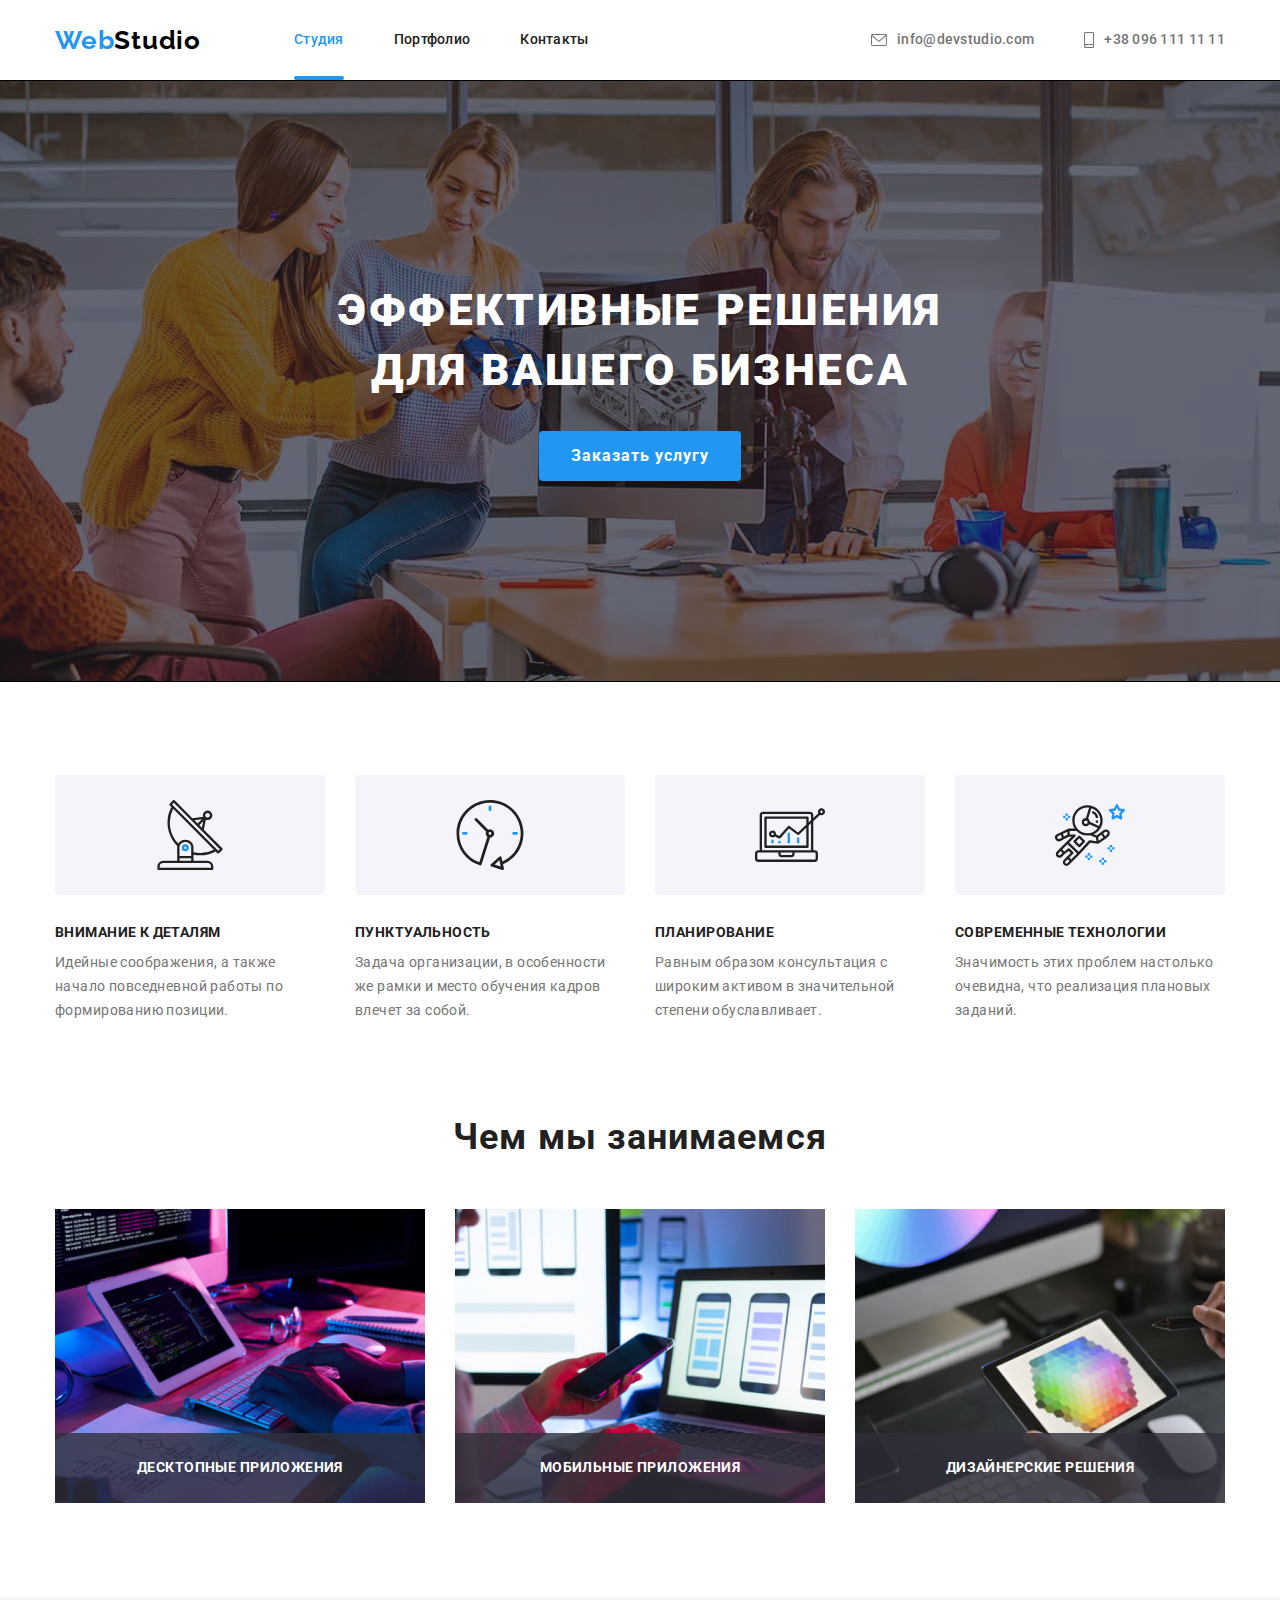
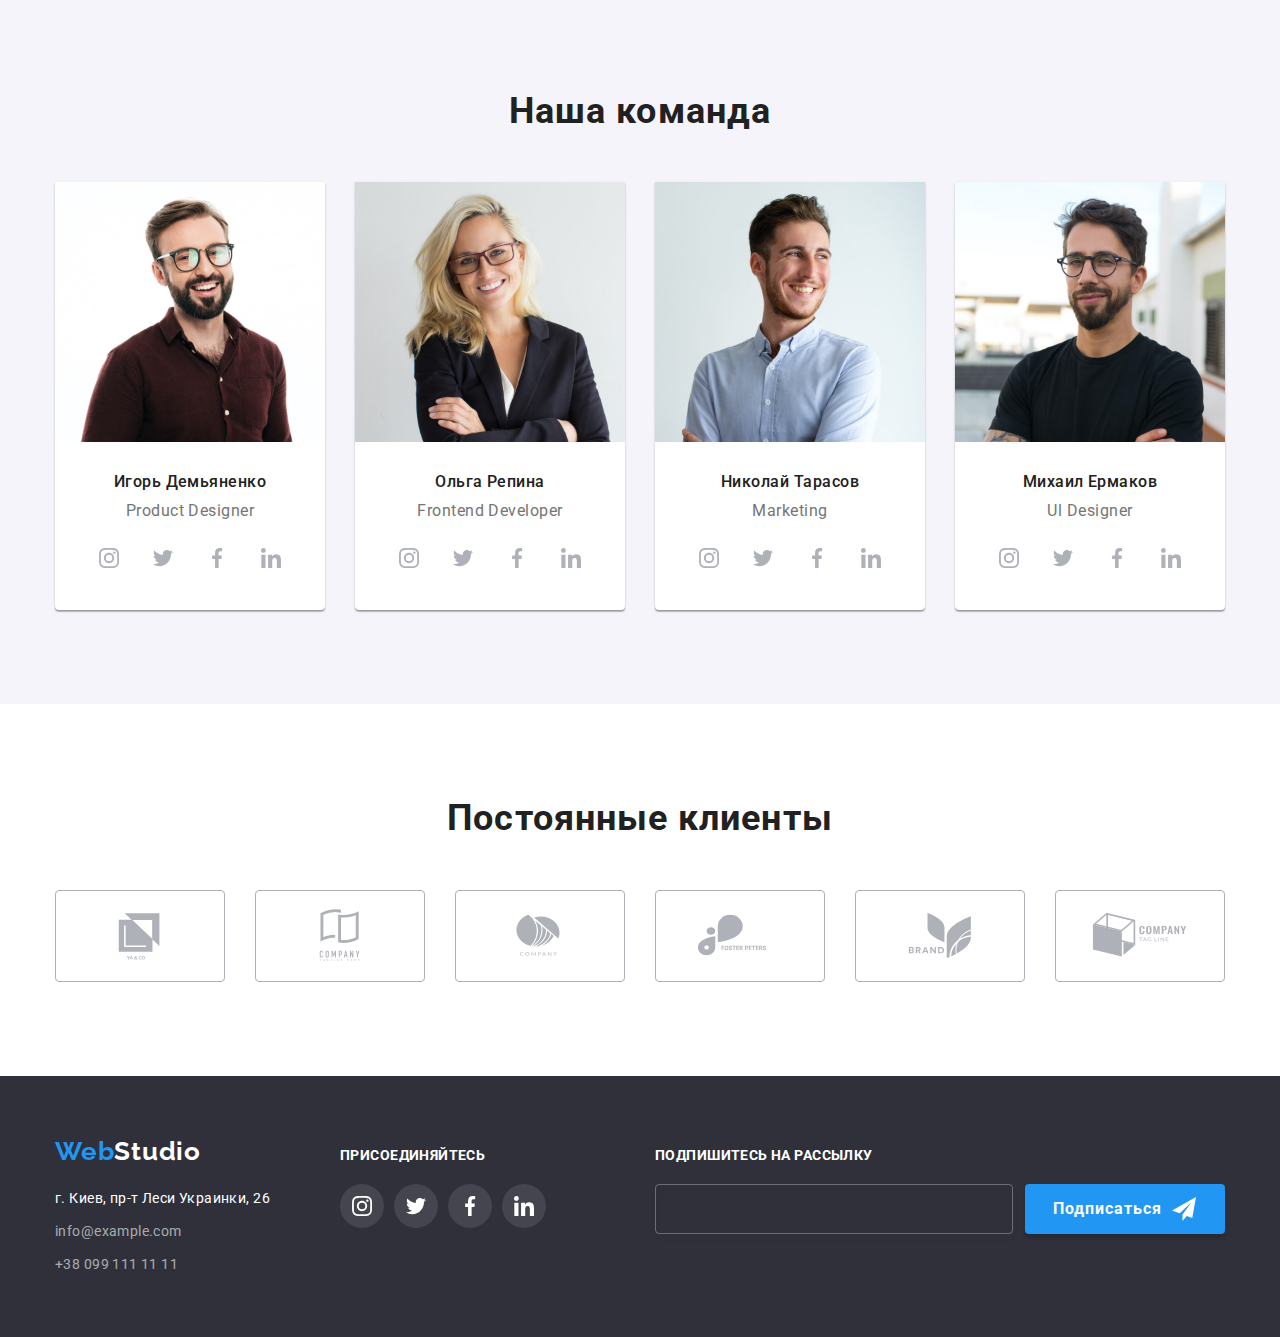
<file: index.html>
<!DOCTYPE html>
<html lang="ru">
<head>
    <meta charset="UTF-8">
    <meta http-equiv="X-UA-Compatible" content="IE=edge">
    <meta name="viewport" content="width=device-width, initial-scale=1.0">
    <title>WebStudio</title>
    <link rel="preconnect" href="https://fonts.googleapis.com">
    <link rel="preconnect" href="https://fonts.gstatic.com" crossorigin>
    <link href="https://fonts.googleapis.com/css2?family=Raleway:wght@700&family=Roboto:wght@400;500;700;900&display=swap"
        rel="stylesheet">

    <link rel="stylesheet" href="https://cdnjs.cloudflare.com/ajax/libs/modern-normalize/1.1.0/modern-normalize.min.css">

    <link rel="stylesheet" href="./css/styles.css" />
</head>
<body>
    <!-- Хедер -->
    <header class="page-header">
        <div class="conteiner navigation">
            <a class="logo-accent link" href="./index.html" lang="en">Web<span class="logo">Studio</span></a>
            <nav>
                <ul class="menu list">
                    <li class="menu-item">
                        <a class="menu-link link current" href="">Студия</a>
                    </li>
                    <li class="menu-item">
                        <a class="menu-link link ancurrent" href="./portfolio.html">Портфолио</a>
                    </li>
                    <li class="menu-item">
                        <a class="menu-link link ancurrent" href="">Контакты</a>
                    </li>
                </ul>
            </nav>
            <ul class="contacts-list list">

                <li class="contact-item">
                    <a class="contact-link link" href="mailto:info@devstudio.com">
                        <svg class="contact-icon" width="16" height="12">
                            <use href="./images/sprite.svg#icon-envelope"></use>
                        </svg>
                        info@devstudio.com</a>
                </li>

                <li class="contact-item">
                    <a class="contact-link link" href="tel:+380961111111">
                        <svg class="contact-icon" width="10" height="16">
                            <use href="./images/sprite.svg#icon-smartphone"></use>
                        </svg>
                        +38 096 111 11 11</a>
                </li>
                
            </ul>
        </div>
    </header>

    <main>
    <!-- Герой -->
    <section class="hero-section section overlay">
         <div class="conteiner">
                <h1 class="hero-title">Эффективные решения для вашего бизнеса</h1>
                <button class="modal-btn btn" type="button" data-modal-open>Заказать услугу</button>
                <div class="backgrop is-hidden" data-modal>
                    <form class="modal-form">
                        <button class="modal-btn-close" data-modal-close>
                            <svg class="modal-btn-close-icon" width="18" height="18">
                                <use href="./images/sprite.svg#icon-modal-btn-close"></use>
                            </svg>
                        </button>
                        <strong class="form-title">Оставьте свои данные, мы вам перезвоним</strong>
    
                            <label class="form-field">
                                <span>Имя</span>
                                <input class="form-input" type="text" name="user-name">
                                <svg class="form-icon" width="18" height="18">
                                    <use href="./images/sprite.svg#icon-user-name"></use>
                                </svg>
                            </label>
                            
                            <label class="form-field">
                                <span>Телефон</span> 
                                <input class="form-input" type="tel" name="tel">
                                <svg class="form-icon" width="18" height="18">
                                    <use href="./images/sprite.svg#icon-tel"></use>
                                </svg>
                            </label>

                            <label class="form-field">
                                <span>Почта</span> 
                                <input class="form-input" type="email" name="mail">
                                <svg class="form-icon" width="18" height="18">
                                    <use href="./images/sprite.svg#icon-email"></use>
                                </svg>
                            </label>
                           
                            <label class="form-field last-field">
                                <span>Комментарий</span>
                                <textarea class="form-input" name="comment" cols="30" rows="10" placeholder="Введите текст"></textarea>
                            </label>
                            
                            <label class="form-field-policy">
                                <input class="checkbox visually-hidden" type="checkbox" name="policy">
                                <span class="custom-checkbox">
                                    <svg class="custom-checkbox-icon" width="11" height="8">
                                        <use href="./images/sprite.svg#icon-checkbox"></use>
                                    </svg>
                                </span>
                                <span>Соглашаюсь с рассылкой и принимаю
                                    <a class="form-link" href=""> Условия договора</a>
                                </span> 
                            </label>

                        <button class="form-btn btn" type="submit">Отправить</button>
                    </form>
                </div>
         </div>
    </section>
    <!-- Особенности -->
    <section class="section"> 
       <div class="conteiner">
            <h2 class="visually-hidden">Особенности</h2>
            <ul class="features-list list">

                <li class="features-item">
                    <div class="features-thumb">
                        <svg width="70" height="70">
                            <use href="./images/sprite.svg#icon-antenna"></use>
                        </svg>
                    </div>
                    <h3 class="features-title">Внимание к деталям</h3>
                    <p class="features-text">Идейные соображения, а также начало повседневной работы по формированию позиции.</p>
                </li>

                <li class="features-item">
                    <div class="features-thumb">
                        <svg width="70" height="70">
                            <use href="./images/sprite.svg#icon-clock"></use>
                        </svg>
                    </div>
                    <h3 class="features-title">Пунктуальность</h3>
                    <p class="features-text">Задача организации, в особенности же рамки и место обучения кадров влечет за собой.</p>
                </li>

                <li class="features-item">
                    <div class="features-thumb">
                        <svg width="70" height="70">
                            <use href="./images/sprite.svg#icon-diagram"></use>
                        </svg>
                    </div>
                    <h3 class="features-title">Планирование</h3>
                    <p class="features-text">Равным образом консультация с широким активом в значительной степени обуславливает.</p>
                </li>

                <li class="features-item">
                    <div class="features-thumb">
                        <svg width="70" height="70">
                            <use href="./images/sprite.svg#icon-astronaut"></use>
                        </svg>
                    </div>
                    <h3 class="features-title">Современные технологии</h3>
                    <p class="features-text">Значимость этих проблем настолько очевидна, что реализация плановых заданий.</p>
                </li>
                
            </ul>
       </div>
    </section>
    <!-- О нас -->
    <section class="about-section section">
        <div class="conteiner">
            <h2 class="section-title">Чем мы занимаемся</h2>
            <ul class="about-list list">
                <li class="about-item">
                    <img class="img" src="./images/about/img-1.jpg" alt="разметка текстовой информации" width="370" height="294" />
                    <p class="about-description">Десктопные приложения</p>
                </li>
                <li class="about-item">
                    <img class="img" src="./images/about/img-2.jpg" alt="оформление и позиционирование" width="370" height="294" />
                    <p class="about-description">Мобильные приложения</p>
                </li>
                <li class="about-item">
                    <img class="img" src="./images/about/img-3.jpg" alt="добавление функционала веб-сайту" width="370" height="294" />
                    <p class="about-description">Дизайнерские решения</p>
                </li>
            </ul>
        </div>
    </section>
    <!-- Наша команда -->
    <section class="employees-section section">
        <div class="conteiner">
            <h2 class="section-title">Наша команда</h2>
            <ul class="employee-list list">

                <li class="employee-item">
                    <img class="img" src="./images/employees/product-designer.jpg" alt="Игорь Демьяненко" width="270" height="260" />
                    <div class="employee-description">
                        <h3 class="employee-name">Игорь Демьяненко</h3>
                        <p class="employee-position" lang="en">Product Designer</p>
                    <ul class="socials-list list">

                        <li class="socials-item">
                            <a class="socials-link link" href="" target="_blank" rel="noopener noreferre"
                            aria-label="кнопка Instagram">
                            <svg class="socials-icon" width="20" height="20">
                                    <use href="./images/sprite.svg#icon-instagram"></use>
                            </svg>
                        </a>
                        </li>

                        <li class="socials-item">
                            <a class="socials-link link" href="" target="_blank" rel="noopener noreferre" 
                            aria-label="кнопка Twitter">
                                <svg class="socials-icon" width="20" height="20">
                                    <use href="./images/sprite.svg#icon-twitter"></use>
                                </svg>
                            </a>
                        </li>

                        <li class="socials-item">
                            <a class="socials-link link" href="" target="_blank" rel="noopener noreferre" 
                            aria-label="кнопка Facebook">
                                <svg class="socials-icon" width="20" height="20">
                                    <use href="./images/sprite.svg#icon-facebook"></use>
                                </svg>
                            </a>
                        </li>

                        <li class="socials-item">
                            <a class="socials-link link" href="" target="_blank" rel="noopener noreferre" 
                            aria-label="кнопка Linkedin">
                                <svg class="socials-icon" width="20" height="20">
                                    <use href="./images/sprite.svg#icon-linkedin"></use>
                                </svg>
                            </a>
                        </li>
                    </ul>
                    </div>
                </li>

                <li class="employee-item">
                    <img class="img"  src="./images/employees/frontend-developer.jpg" alt="Ольга Репина" width="270" height="260" />
                    <div class="employee-description">
                        <h3 class="employee-name">Ольга Репина</h3>
                        <p class="employee-position" lang="en">Frontend Developer</p>
                         <ul class="socials-list list">

                        <li class="socials-item">
                            <a class="socials-link link" href="" target="_blank" rel="noopener noreferre"
                            aria-label="кнопка Instagram">
                            <svg class="socials-icon" width="20" height="20">
                                    <use href="./images/sprite.svg#icon-instagram"></use>
                            </svg>
                        </a>
                        </li>

                        <li class="socials-item">
                            <a class="socials-link link" href="" target="_blank" rel="noopener noreferre" 
                            aria-label="кнопка Twitter">
                                <svg class="socials-icon" width="20" height="20">
                                    <use href="./images/sprite.svg#icon-twitter"></use>
                                </svg>
                            </a>
                        </li>

                        <li class="socials-item">
                            <a class="socials-link link" href="" target="_blank" rel="noopener noreferre" 
                            aria-label="кнопка Facebook">
                                <svg class="socials-icon" width="20" height="20">
                                    <use href="./images/sprite.svg#icon-facebook"></use>
                                </svg>
                            </a>
                        </li>

                        <li class="socials-item">
                            <a class="socials-link link" href="" target="_blank" rel="noopener noreferre" 
                            aria-label="кнопка Linkedin">
                                <svg class="socials-icon" width="20" height="20">
                                    <use href="./images/sprite.svg#icon-linkedin"></use>
                                </svg>
                            </a>
                        </li>
                    </ul>
                    </div>
                </li>

                <li class="employee-item">
                    <img class="img"  src="./images/employees/marketing.jpg" alt="Николай Тарасов" width="270" height="260" />
                    <div class="employee-description">
                        <h3 class="employee-name">Николай Тарасов</h3>
                        <p class="employee-position" lang="en">Marketing</p>
                        <ul class="socials-list list">
                        
                            <li class="socials-item">
                                <a class="socials-link link" href="" target="_blank" rel="noopener noreferre" aria-label="кнопка Instagram">
                                    <svg class="socials-icon" width="20" height="20">
                                        <use href="./images/sprite.svg#icon-instagram"></use>
                                    </svg>
                                </a>
                            </li>
                        
                            <li class="socials-item">
                                <a class="socials-link link" href="" target="_blank" rel="noopener noreferre" aria-label="кнопка Twitter">
                                    <svg class="socials-icon" width="20" height="20">
                                        <use href="./images/sprite.svg#icon-twitter"></use>
                                    </svg>
                                </a>
                            </li>
                        
                            <li class="socials-item">
                                <a class="socials-link link" href="" target="_blank" rel="noopener noreferre" aria-label="кнопка Facebook">
                                    <svg class="socials-icon" width="20" height="20">
                                        <use href="./images/sprite.svg#icon-facebook"></use>
                                    </svg>
                                </a>
                            </li>
                        
                            <li class="socials-item">
                                <a class="socials-link link" href="" target="_blank" rel="noopener noreferre" aria-label="кнопка Linkedin">
                                    <svg class="socials-icon" width="20" height="20">
                                        <use href="./images/sprite.svg#icon-linkedin"></use>
                                    </svg>
                                </a>
                            </li>
                        </ul>
                    </div>
                </li>

                <li class="employee-item">
                    <img class="img"  src="./images/employees/ul-designer.jpg" alt="Михаил Ермаков" width="270" height="260" />
                    <div class="employee-description">
                        <h3 class="employee-name">Михаил Ермаков</h3>
                        <p class="employee-position" lang="en">Ul Designer</p>
                        <ul class="socials-list list">
                        
                            <li class="socials-item">
                                <a class="socials-link link" href="" target="_blank" rel="noopener noreferre" aria-label="кнопка Instagram">
                                    <svg class="socials-icon" width="20" height="20">
                                        <use href="./images/sprite.svg#icon-instagram"></use>
                                    </svg>
                                </a>
                            </li>
                        
                            <li class="socials-item">
                                <a class="socials-link link" href="" target="_blank" rel="noopener noreferre" aria-label="кнопка Twitter">
                                    <svg class="socials-icon" width="20" height="20">
                                        <use href="./images/sprite.svg#icon-twitter"></use>
                                    </svg>
                                </a>
                            </li>
                        
                            <li class="socials-item">
                                <a class="socials-link link" href="" target="_blank" rel="noopener noreferre" aria-label="кнопка Facebook">
                                    <svg class="socials-icon" width="20" height="20">
                                        <use href="./images/sprite.svg#icon-facebook"></use>
                                    </svg>
                                </a>
                            </li>
                        
                            <li class="socials-item">
                                <a class="socials-link link" href="" target="_blank" rel="noopener noreferre" aria-label="кнопка Linkedin">
                                    <svg class="socials-icon" width="20" height="20">
                                        <use href="./images/sprite.svg#icon-linkedin"></use>
                                    </svg>
                                </a>
                            </li>
                        </ul>
                    </div>
                </li>

            </ul>
        </div>
    </section>
    <!-- Постоянные клиенты -->
    <section class="section">
        <div class="conteiner">
            <h2 class="section-title">Постоянные клиенты</h2>
            <ul class="client-list list">

                <li class="client-item">
                    <a class="client-link" href="">
                        <svg class="client-icon" width="106" height="60">
                            <use href="./images/sprite.svg#icon-logo-1"></use>
                        </svg>
                    </a>
                </li>

                <li class="client-item">
                    <a class="client-link" href="">
                        <svg class="client-icon" width="106" height="60">
                            <use href="./images/sprite.svg#icon-logo-2"></use>
                        </svg>
                    </a>
                </li>

                <li class="client-item">
                    <a class="client-link" href="">
                        <svg class="client-icon" width="106" height="60">
                            <use href="./images/sprite.svg#icon-logo-3"></use>
                        </svg>
                    </a>
                </li>

                <li class="client-item">
                    <a class="client-link" href="">
                        <svg class="client-icon" width="106" height="60">
                            <use href="./images/sprite.svg#icon-logo-4"></use>
                        </svg>
                    </a>
                </li>

                <li class="client-item">
                    <a class="client-link" href="">
                        <svg class="client-icon" width="106" height="60">
                            <use href="./images/sprite.svg#icon-logo-5"></use>
                        </svg>
                    </a>
                </li>

                <li class="client-item">
                    <a class="client-link" href="">
                        <svg class="client-icon" width="106" height="60">
                            <use href="./images/sprite.svg#icon-logo-6"></use>
                        </svg>
                    </a>
                </li>

            </ul>
        </div>
    </section>
    </main>

    <!-- Футер -->
    <footer class="page-footer">
        <div class="conteiner footer">

            <div class="footer-contacts">
                <a class="logo-accent link" href="./index.html" lang="en">Web<span class="logo">Studio</span></a>
                <address>
                    <p class="address-text">
                        г. Киев, пр-т Леси Украинки, 26
                    </p>
                    <ul class="list">
                        <li class="address-item">
                            <a class="address-link link" href="mailto:info@example.com">info@example.com</a>
                        </li>
                        <li class="address-item">
                            <a class="address-link link" href="tel:+380991111111">+38 099 111 11 11</a>
                        </li>
                    </ul>
                </address>
            </div>
            
            <div class="footer-socials">
                <strong class="footer-title">присоединяйтесь</strong>
                <ul class="footer-socials-list list">
            
                    <li class="footer-socials-item">
                        <a class="footer-socials-link link" href="" target="_blank" rel="noopener noreferre"
                            aria-label="кнопка Instagram">
                            <svg class="footer-socials-icon" width="20" height="20">
                                <use href="./images/sprite.svg#icon-instagram"></use>
                            </svg>
                        </a>
                    </li>
            
                    <li class="footer-socials-item">
                        <a class="footer-socials-link link" href="" target="_blank" rel="noopener noreferre"
                            aria-label="кнопка Twitter">
                            <svg class="footer-socials-icon" width="20" height="20">
                                <use href="./images/sprite.svg#icon-twitter"></use>
                            </svg>
                        </a>
                    </li>
            
                    <li class="footer-socials-item">
                        <a class="footer-socials-link link" href="" target="_blank" rel="noopener noreferre"
                            aria-label="кнопка Facebook">
                            <svg class="footer-socials-icon" width="20" height="20">
                                <use href="./images/sprite.svg#icon-facebook"></use>
                            </svg>
                        </a>
                    </li>
            
                    <li class="footer-socials-item">
                        <a class="footer-socials-link link" href="" target="_blank" rel="noopener noreferre"
                            aria-label="кнопка Linkedin">
                            <svg class="footer-socials-icon" width="20" height="20">
                                <use href="./images/sprite.svg#icon-linkedin"></use>
                            </svg>
                        </a>
                    </li>
            
                </ul>
            </div>

            <div class="footer-mailing">
                <strong class="footer-title">Подпишитесь на рассылку</strong>
                <form class="mailing-form" name="mailing-form">
                   <label class="mailing-form-group">
                       <input class="mailing-form-input" type="email" name="mail" placeholder="E-mail">
                   </label>
                   <button class="mailing-form-btn btn" type="submit">
                       Подписаться
                        <svg class="mailing-icon" width="24" height="24">
                            <use href="./images/sprite.svg#icon-send"></use>
                        </svg>
                   </button>
                   
                </form>
            </div>

         </div> 
    </footer>

    <script src="./js/modal.js"></script>
</body>
</html>
</file>
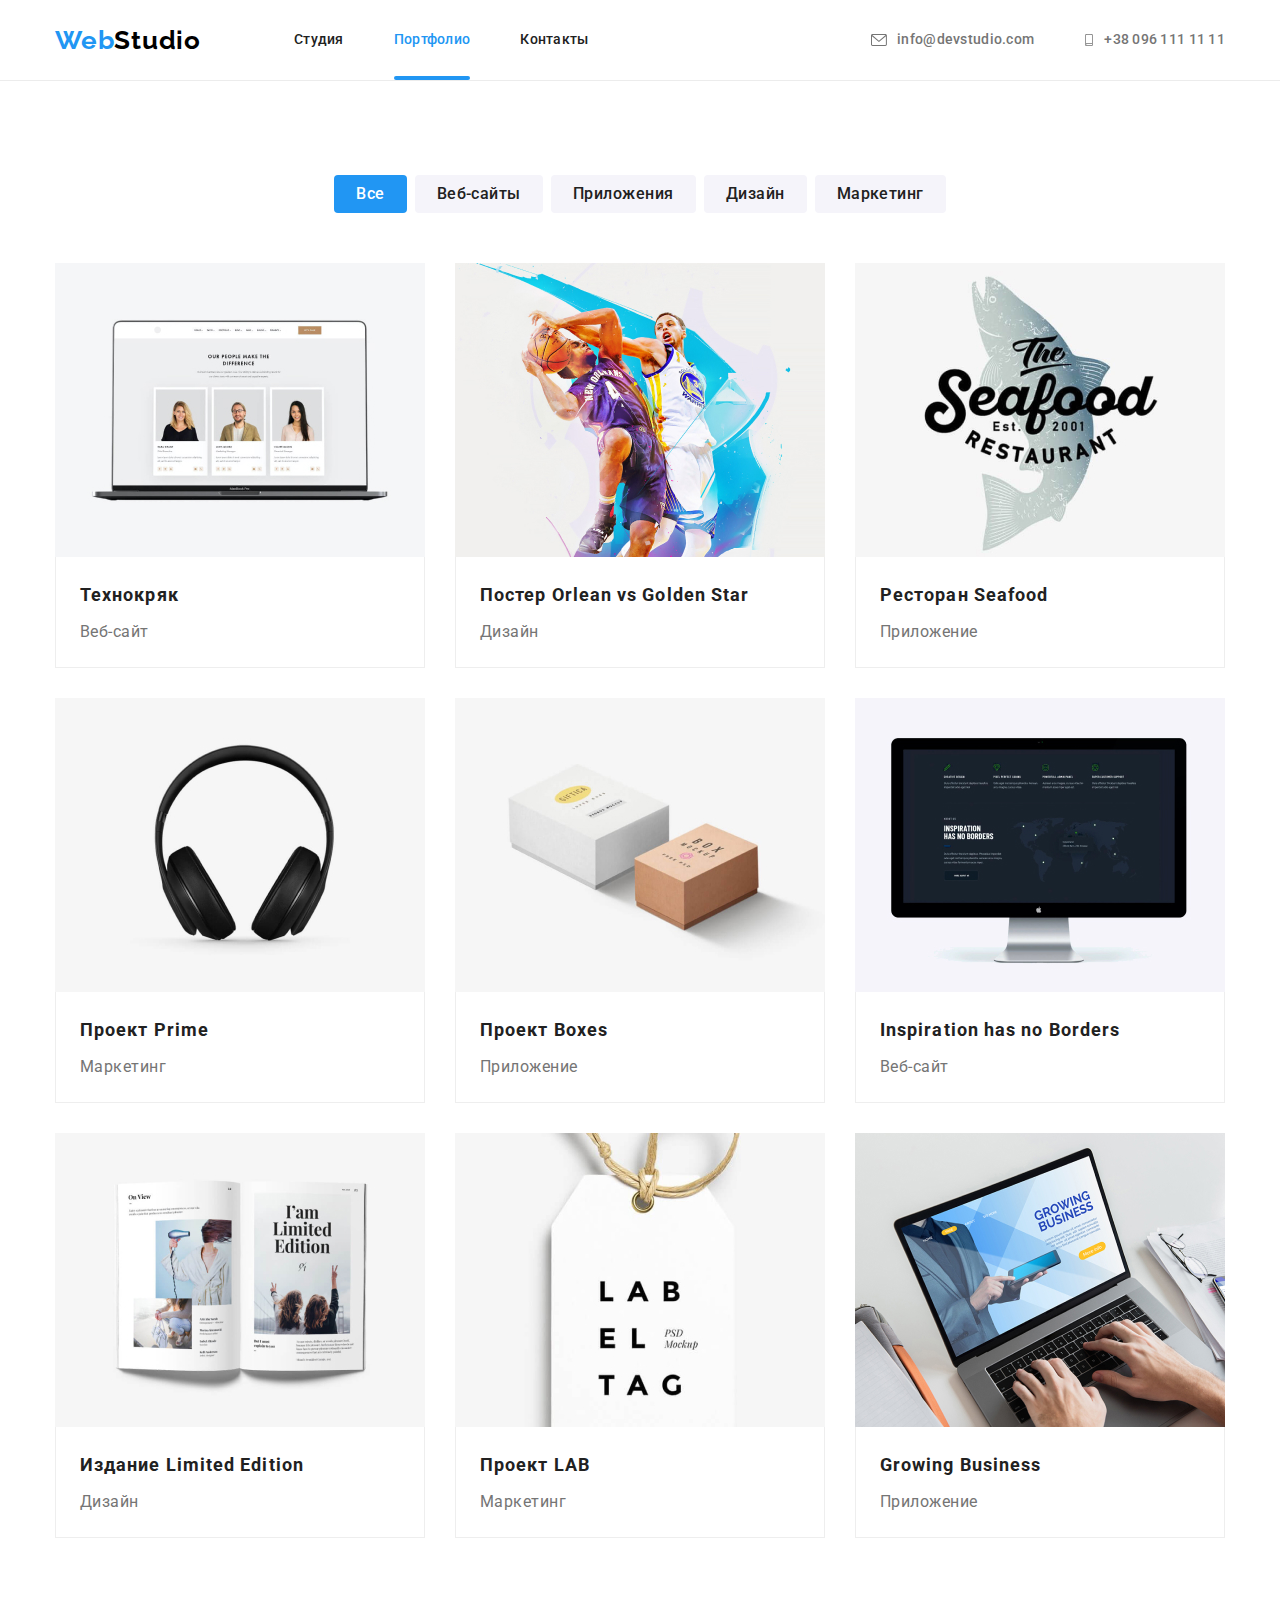
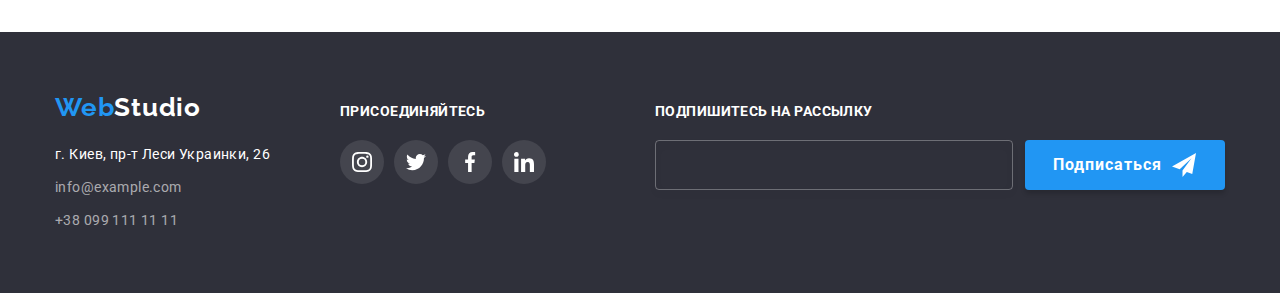
<file: portfolio.html>
<!DOCTYPE html>
<html lang="ru">
<head>
    <meta charset="UTF-8">
    <meta http-equiv="X-UA-Compatible" content="IE=edge">
    <meta name="viewport" content="width=device-width, initial-scale=1.0">
    <title>Portfolio</title>
    <link rel="preconnect" href="https://fonts.googleapis.com">
    <link rel="preconnect" href="https://fonts.gstatic.com" crossorigin>
    <link href="https://fonts.googleapis.com/css2?family=Raleway:wght@700&family=Roboto:wght@400;500;700;900&display=swap"
        rel="stylesheet">
    
    <link rel="stylesheet" href="https://cdnjs.cloudflare.com/ajax/libs/modern-normalize/1.1.0/modern-normalize.min.css">
        
    <link rel="stylesheet" href="./css/styles.css" />
</head>
<body>
    <!-- Хедер -->
    <header class="page-header">
        <div class="conteiner navigation">
            <a class="logo-accent link" href="./index.html" lang="en">Web<span class="logo">Studio</span></a>
            <nav>
                <ul class="menu list">
                    <li class="menu-item">
                        <a class="menu-link link ancurrent" href="./index.html">Студия</a>
                    </li>
                    <li class="menu-item">
                        <a class="menu-link link current" href="./portfolio.html">Портфолио</a>
                    </li>
                    <li class="menu-item">
                        <a class="menu-link link ancurrent" href="">Контакты</a>
                    </li>
                </ul>
            </nav>
            <ul class="contacts-list list">

                <li class="contact-item">
                    <a class="contact-link link" href="mailto:info@devstudio.com">
                        <svg class="contact-icon" width="16" height="12">
                            <use href="./images/sprite.svg#icon-envelope"></use>
                        </svg>
                        info@devstudio.com</a>
                </li>

                <li class="contact-item">
                    <a class="contact-link link" href="tel:+380961111111">
                        <svg class="contact-icon" width="10" height="12">
                            <use href="./images/sprite.svg#icon-smartphone"></use>
                        </svg>
                        +38 096 111 11 11</a>
                </li>

            </ul>
        </div>
    </header>
   
    <main>
    <!-- Проэкты -->
    <section class="projects-section">
            <div class="conteiner">
                <h2 class="visually-hidden">Проэкты</h2>
                <ul class="filter-list list">
                    <li class="filter-item">
                        <button class="filter-btn link active" type="button">Все</button>
                    </li>
                    <li class="filter-item">
                        <button class="filter-btn link " type="button">Веб-сайты</button>
                    </li>
                    <li class="filter-item">
                        <button class="filter-btn link" type="button">Приложения</button>
                    </li>
                    <li class="filter-item">
                        <button class="filter-btn link" type="button">Дизайн</button>
                    </li>
                    <li class="filter-item">
                        <button class="filter-btn link" type="button">Маркетинг</button>
                    </li>
                </ul>
                <ul class="project-list list">
                    <li class="project-item">
                        <a class="project-link link" href="">
                            <div class="project-overlay">
                                <img class="img" src="./images/projects/project-img-1.jpg" alt="вэб-сайт на ноут-буке" width="370" height="294" />
                                <p class="project-overlay-text">Ресурс предлагает комплексные предложения с разным уровнем функционала и сервисов. Все это позволит посетителю получить
                                исчерпывающие сведения о компании или частном лице.</p>
                            </div>
                            <div class="project-description">
                                <h3 class="project-title">Технокряк</h3>
                                <p class="project-text">Веб-сайт</p>
                            </div>
                        </a>
                    </li>

                    <li class="project-item">
                        <a class="project-link link" href="">
                             <div class="project-overlay">
                                <img class="img" src="./images/projects/project-img-2.jpg" alt="парни играют в баскетбол" width="370" height="294" />
                                <p class="project-overlay-text">Ресурс предлагает комплексные предложения с разным уровнем функционала и сервисов. Все это позволит посетителю получить
                                исчерпывающие сведения о компании или частном лице.</p>
                            </div>
                            <div class="project-description">
                                <h3 class="project-title">Постер <span lang="en">Orlean vs Golden Star</span></h3>
                                <p class="project-text">Дизайн</p>
                            </div>
                        </a>
                    </li>

                    <li class="project-item">
                        <a class="project-link link" href="">
                             <div class="project-overlay">
                                <img class="img" src="./images/projects/project-img-3.jpg" alt="логотип ресторана" width="370" height="294" />
                                <p class="project-overlay-text">Ресурс предлагает комплексные предложения с разным уровнем функционала и сервисов. Все это позволит посетителю получить
                                исчерпывающие сведения о компании или частном лице.</p>
                            </div>
                            <div class="project-description">
                                <h3 class="project-title">Ресторан <span lang="en">Seafood</span></h3>
                                <p class="project-text">Приложение</p>
                            </div>
                        </a>
                    </li> 

                    <li class="project-item">
                        <a class="project-link link" href="">
                             <div class="project-overlay">
                                <img class="img" src="./images/projects/project-img-4.jpg" alt="наушники" width="370" height="294" />
                                <p class="project-overlay-text">Ресурс предлагает комплексные предложения с разным уровнем функционала и сервисов. Все это позволит посетителю получить
                                исчерпывающие сведения о компании или частном лице.</p>
                            </div>
                            <div class="project-description">
                                <h3 class="project-title">Проект <span lang="en">Prime</span></h3>
                                <p class="project-text">Маркетинг</p>
                            </div>
                        </a>
                    </li>

                    <li class="project-item">
                        <a class="project-link link" href="">
                             <div class="project-overlay">
                                <img class="img" src="./images/projects/project-img-5.jpg" alt="две коробки" width="370" height="294" />
                                <p class="project-overlay-text">Ресурс предлагает комплексные предложения с разным уровнем функционала и сервисов. Все это позволит посетителю получить
                                исчерпывающие сведения о компании или частном лице.</p>
                            </div>
                            <div class="project-description">
                                <h3 class="project-title">Проект <span lang="en">Boxes</span></h3>
                                <p class="project-text">Приложение</p>
                            </div>
                        </a>
                    </li>

                    <li class="project-item">
                        <a class="project-link link" href="">
                             <div class="project-overlay">
                                <img class="img" src="./images/projects/project-img-6.jpg" alt="комьютер" width="370" height="294" />
                                <p class="project-overlay-text">Ресурс предлагает комплексные предложения с разным уровнем функционала и сервисов. Все это позволит посетителю получить
                                исчерпывающие сведения о компании или частном лице.</p>
                            </div>
                            <div class="project-description">
                                <h3 class="project-title"><span lang="en">Inspiration has no Borders</span></h3>
                                <p class="project-text">Веб-сайт</p>
                            </div>
                        </a>
                    </li>

                    <li class="project-item">
                        <a class="project-link link" href="">
                             <div class="project-overlay">
                                <img class="img" src="./images/projects/project-img-7.jpg" alt="открытая книга" width="370" height="294" />
                                <p class="project-overlay-text">Ресурс предлагает комплексные предложения с разным уровнем функционала и сервисов. Все это позволит посетителю получить
                                исчерпывающие сведения о компании или частном лице.</p>
                            </div>
                            <div class="project-description">
                                <h3 class="project-title">Издание <span lang="en">Limited Edition</span></h3>
                                <p class="project-text">Дизайн</p>
                            </div>
                        </a>
                    </li>

                    <li class="project-item">
                        <a class="project-link link" href="">
                             <div class="project-overlay">
                                <img class="img" src="./images/projects/project-img-8.jpg" alt="этикетка" width="370" height="294" />
                                <p class="project-overlay-text">Ресурс предлагает комплексные предложения с разным уровнем функционала и сервисов. Все это позволит посетителю получить
                                исчерпывающие сведения о компании или частном лице.</p>
                            </div>
                            <div class="project-description">
                                <h3 class="project-title">Проект <span lang="en">LAB</span></h3>
                                <p class="project-text">Маркетинг</p>
                            </div>
                        </a>
                    </li>

                    <li class="project-item">
                        <a class="project-link link" href="">
                             <div class="project-overlay">
                                <img class="img" src="./images/projects/project-img-9.jpg" alt="печатаю на ноут-буке" width="370" height="294" />
                                <p class="project-overlay-text">Ресурс предлагает комплексные предложения с разным уровнем функционала и сервисов. Все это позволит посетителю получить
                                исчерпывающие сведения о компании или частном лице.</p>
                            </div>
                            <div class="project-description">
                                <h3 class="project-title"><span lang="en">Growing Business</span></h3>
                                <p class="project-text">Приложение</p>
                            </div>
                        </a>
                    </li>

                </ul>
            </div>
    </section>
    </main>

    <!-- Футер -->
    <footer class="page-footer">
        <div class="conteiner footer">
        
            <div class="footer-contacts">
                <a class="logo-accent link" href="./index.html" lang="en">Web<span class="logo">Studio</span></a>
                <address>
                    <p class="address-text">
                        г. Киев, пр-т Леси Украинки, 26
                    </p>
                    <ul class="list">
                        <li class="address-item">
                            <a class="address-link link" href="mailto:info@example.com">info@example.com</a>
                        </li>
                        <li class="address-item">
                            <a class="address-link link" href="tel:+380991111111">+38 099 111 11 11</a>
                        </li>
                    </ul>
                </address>
            </div>
        
            <div class="footer-socials">
                <strong class="footer-title">присоединяйтесь</strong>
                <ul class="footer-socials-list list">
        
                    <li class="footer-socials-item">
                        <a class="footer-socials-link link" href="" target="_blank" rel="noopener noreferre"
                            aria-label="кнопка Instagram">
                            <svg class="footer-socials-icon" width="20" height="20">
                                <use href="./images/sprite.svg#icon-instagram"></use>
                            </svg>
                        </a>
                    </li>
        
                    <li class="footer-socials-item">
                        <a class="footer-socials-link link" href="" target="_blank" rel="noopener noreferre"
                            aria-label="кнопка Twitter">
                            <svg class="footer-socials-icon" width="20" height="20">
                                <use href="./images/sprite.svg#icon-twitter"></use>
                            </svg>
                        </a>
                    </li>
        
                    <li class="footer-socials-item">
                        <a class="footer-socials-link link" href="" target="_blank" rel="noopener noreferre"
                            aria-label="кнопка Facebook">
                            <svg class="footer-socials-icon" width="20" height="20">
                                <use href="./images/sprite.svg#icon-facebook"></use>
                            </svg>
                        </a>
                    </li>
        
                    <li class="footer-socials-item">
                        <a class="footer-socials-link link" href="" target="_blank" rel="noopener noreferre"
                            aria-label="кнопка Linkedin">
                            <svg class="footer-socials-icon" width="20" height="20">
                                <use href="./images/sprite.svg#icon-linkedin"></use>
                            </svg>
                        </a>
                    </li>
        
                </ul>
            </div>
        
            <div class="footer-mailing">
                <strong class="footer-title">Подпишитесь на рассылку</strong>
                <form class="mailing-form" name="mailing-form">
                    <label class="mailing-form-group">
                        <input class="mailing-form-input" type="email" name="mail" placeholder="E-mail">
                    </label>
                    <button class="mailing-form-btn btn" type="submit">
                        Подписаться
                        <svg class="mailing-icon" width="24" height="24">
                            <use href="./images/sprite.svg#icon-send"></use>
                        </svg>
                    </button>
        
                </form>
            </div>

        </div>
    </footer>
    
</body>
</html>
</file>
<file: css/styles.css>
:root {
  --main-font: "Roboto", sans-serif;
  --secondary-font: "Raleway", sans-serif;
  --main-text-color: #757575;
  --secondary-text-color: #212121;
  --white-text-color: #ffffff;
  --accent-color: #2196f3;

  --icons-color: #AFB1B8;

  --animation: 250ms cubic-bezier(0.4, 0, 0.2, 1);
}

body {
  font-family: var(--main-font);

  background-color: #ffffff;
}

h1,h2,h3,p {
  margin-top: 0;
  margin-bottom: 0;
}
.list {
  padding: 0;
  margin: 0;
  list-style: none;
}

.link {
  text-decoration: none;
}

/* ================= Компоненты ================= */
.conteiner{
  margin: 0 auto;
  padding-left: 15px;
  padding-right: 15px;
  width: 1200px;
}  

.section{
  padding-top: 94px;
  padding-bottom: 94px;
}

.section-title {
  margin-bottom: 50px;

  color: var(--secondary-text-color);
  font-weight: 700;
  font-size: 36px;
  line-height: 1.16;
  text-align: center;
  letter-spacing: 0.03em; 
}

.visually-hidden {
  position: absolute;
  white-space: nowrap;
  width: 1px;
  height: 1px;
  overflow: hidden;
  border: 0;
  padding: 0;
  clip: rect(0 0 0 0);
  clip-path: inset(50%);
  margin: -1px;
}

.img {
  display: block;
  max-width: 100%;
  height: auto;
}

.btn{
  min-width: 200px;
  border-radius: 4px;
  border: none;
  
  background-color: var(--accent-color);
  color: var(--white-text-color);
  font-weight: 700;
  font-size: 16px;
  line-height: 1.88;
  letter-spacing: 0.06em;
  cursor: pointer;
  
  box-shadow: 0px 4px 4px rgba(0, 0, 0, 0.15);
}

/* ================= Хедер ================= */
.page-header{
  border-bottom: 1px solid #ECECEC;
}

.navigation{
  display: flex;
  align-items: center;
}

.logo-accent {
  margin-right: 93px;

  color: var(--accent-color);
  font-family: var(--secondary-font);
  font-weight: 700;
  font-size: 26px;
  line-height: 1.19;
  letter-spacing: 0.03em;
}

.logo {
  color: #000000;
}

.menu{
  display: flex;
}

.menu-item{
  margin-right: 50px;
}

.menu-item:last-child{
  margin-right: 0;
}

.menu-link {
  position: relative;

  display: block;
  padding-top: 32px;
  padding-bottom: 32px;

  color: var(--secondary-text-color);
  font-weight: 500;
  font-size: 14px;
  line-height: 1.14;
  letter-spacing: 0.02em;

  transition: color var(--animation);
}

.menu-link:hover,
.menu-link:focus {
  color: var(--accent-color);
}

.current{
  color: var(--accent-color);
}

.current::after{
  content: '';

  position: absolute;
  bottom: 0;
  left: 0;

  display: block;
  width: 100%;
  height: 4px;

  background-color: var(--accent-color);
  border-radius: 2px;
}

.ancurrent::after {
  content: '';

  position: absolute;
  left: 0;
  bottom: 0;

  display: block;
  width: 100%;
  height: 4px;

  background-color: var(--accent-color);
  border-radius: 2px;

  transform: scaleX(0);
  transition: transform var(--animation);
}

.ancurrent:hover::after {
  transform: scaleX(1);
}

.contacts-list{
  display: flex;
  margin-left: auto;
}

.contact-item + .contact-item{
  margin-left: 50px;
}

.contact-link {
  display: flex;
  align-items: center;
  padding-top: 32px;
  padding-bottom: 32px;

  color: var(--main-text-color);
  font-weight: 500;
  font-size: 14px;
  line-height: 1.14;
  letter-spacing: 0.02em;

  transition: color var(--animation);
}

.contact-link:hover,
.contact-link:focus {
  color: var(--accent-color);
}

.contact-icon {
  fill: currentColor;
  margin-right: 10px;
}

/* ================= Герой ================= */
.hero-section{
  padding: 200px 0;
  text-align: center;
  background-color: #C4C4C4;
}

.overlay{
  max-width: 1600px;
  height: 600px;
  margin-left: auto;
  margin-right: auto;
  outline: 1px solid black;
  background-image: linear-gradient(
    to right,
    rgba(47, 48, 58, 0.4),
    rgba(47, 48, 58, 0.4)),
  url(../images/background/background-img.jpg);
  background-repeat: no-repeat;
  background-position: center;

} 

.hero-title {
  width: 696px;
  margin-left: auto;
  margin-right: auto;
  margin-bottom: 30px;

  color: var(--white-text-color);
  font-weight: 900;
  font-size: 44px;
  line-height: 1.36;
  text-align: center;
  letter-spacing: 0.06em;
  text-transform: uppercase;

  animation: fade-top-to-bottom 2s;
}

@keyframes fade-top-to-bottom {
  from{
    transform: translateY(-250px);
    opacity: 0;
  }
  to{
    transform: translateY(0);
    opacity: 1;
  }
}

.modal-btn {
  padding: 10px 32px;
  
  transition: background-color var(--animation);
}

.modal-btn:hover,
.modal-btn:focus {
  background-color: #188CE8;
}

.backgrop{
  position: fixed;
  top: 0;
  left: 0;
  width: 100%;
  height: 100%;
  z-index: 100;

  background-color: rgba(0, 0, 0, 0.2);

  opacity: 1;
  transition: opacity var(--animation), visibility var(--animation);
}

.backgrop.is-hidden{
  opacity: 0;
  visibility: hidden;
  pointer-events: none;
}

.backgrop.is-hidden .modal-form{
  transform: translate(-50%, -50%) scale(1.2);
}

.modal-form{
  position: absolute;
  top: 50%;
  left: 50%;
  min-width: 528px;
  padding: 40px;
  
  background-color: #FFFFFF;
  box-shadow: 0px 1px 3px rgba(0, 0, 0, 0.12), 
  0px 1px 1px rgba(0, 0, 0, 0.14), 
  0px 2px 1px rgba(0, 0, 0, 0.2);
  border-radius: 4px;
  text-align: center;

  transform: translate(-50%, -50%) scale(1);
  transition: transform var(--animation);
}

.modal-btn-close{
  position: absolute;
  top: 8px;
  right: 8px;

  display: flex;
  justify-content: center;
  align-items: center;
  width: 30px;
  height: 30px;
  padding: 0;
  cursor: pointer;

  color: #000000;
  background-color: #FFFFFF;
  border: 1px solid rgba(0, 0, 0, 0.1);
  border-radius: 50%;
  
  transition: color var(--animation);
}

.modal-btn-close:hover,
.modal-btn-close:focus{
  color: var(--accent-color);
}

.modal-btn-close-icon{
  fill: currentColor;
}

.form-title{
  display: inline-block;
  margin-bottom: 12px;
  
  color: var(--secondary-text-color);
  font-weight: 700;
  font-size: 20px;
  line-height: 1.15;
  text-align: center;
  letter-spacing: 0.03em;  
}

.form-field{
  position: relative;

  display: flex;
  flex-direction: column;
  margin-bottom: 10px;

  text-align: left;
}

.modal-form .last-field{
  margin-bottom: 20px;
}

.form-field > span{
  margin-bottom: 4px;

  color: var(--main-text-color);
  font-weight: 400;
  font-size: 12px;
  line-height: 1.17;
  letter-spacing: 0.01em;   
}

.form-input{
  padding: 11px 11px 11px 35px;

  color: var(--secondary-text-color);
  border: 1px solid rgba(33, 33, 33, 0.2);
  border-radius: 4px;
  outline: transparent;

  transition: color var(--animation),
              border-color var(--animation);
}

.form-input:focus{ 
  border-color: var(--accent-color);
}

.form-input:focus + .form-icon{
  color: var(--accent-color);
}

.form-icon{
  position: absolute;
  bottom: 11px;
  left: 10px;

  fill: currentColor;
}

.form-field textarea{
  width: 100%;
  height: 120px;
  padding: 12px 16px;
  resize: none;
  
  color: rgba(117, 117, 117, 0.5);
  font-weight: 400;
  font-size: 12px;
  line-height: 1.17;
  letter-spacing: 0.01em;
  border: 1px solid rgba(33, 33, 33, 0.2);
  border-radius: 4px;
}

.form-field-policy{
  display: flex;
  justify-content: center;
  align-items: center;
  margin-bottom: 30px;

  color: var(--main-text-color);
  font-weight: 400;
  font-size: 14px;
  line-height: 1.71;
  letter-spacing: 0.03em;  
}

.custom-checkbox{
  width: 16px;
  height: 15px;
  margin-right: 8px;

  display: flex;
  justify-content: center;
  align-items: center;

  box-sizing: content-box;
  border: 2px solid var(--secondary-text-color);
  border-radius: 2px;

  transition: background-color var(--animation),
              border-color var(--animation);
}

.checkbox:focus + .custom-checkbox {
  border-color: var(--accent-color);
}

.checkbox:checked + .custom-checkbox{
  background-color: var(--accent-color);
  border-color: var(--accent-color);
}

.custom-checkbox-icon{
  fill: currentColor;
  opacity: 0;
  transition: opacity var(--animation),
              color var(--animation);
}

.checkbox:checked + .custom-checkbox .custom-checkbox-icon{
  opacity: 1;
  color: var(--white-text-color);
}

.form-link{
  color: var(--accent-color);
}

.form-btn{
  padding: 10px 56px;
  
  transition: background-color var(--animation);
}

.form-btn:hover,
.form-btn:focus {
  background-color: #188CE8;
}

/* ================= Особенности ================= */
.features-list{
display: flex;
justify-content: space-between;
}

.features-item {
  width: 270px;
  margin-right: 30px;
}

.features-item:last-child {
  margin-right: 0;
}

.features-thumb{
  display: flex;
  justify-content: center;
  align-items: center;
  height: 120px;
  margin-bottom: 30px;

  background-color: #F5F4FA;
  border-radius: 4px;
}

.features-title {
  margin-bottom: 10px;

  color: var(--secondary-text-color);
  font-weight: 700;
  font-size: 14px;
  line-height: 1.14;
  letter-spacing: 0.03em;
  text-transform: uppercase;
}

.features-text {
  color: var(--main-text-color);
  font-weight: 400;
  font-size: 14px;
  line-height: 1.71;
  letter-spacing: 0.03em;
}

/* ================= О нас ================= */
.about-section{
  padding-top: 0;
}

.about-list{
  display: flex;
  justify-content: space-between;
}

.about-item{
  position: relative;

  margin-right: 30px;
}

.about-item:last-child {
  margin-right: 0;
}

.about-description{
  position: absolute;
  bottom: 0;
  left: 0;

  display: block;
  width: 100%;
  padding: 27px 0;
  
  background-color: rgba(47, 48, 58, 0.8);
  color: var(--white-text-color);
  font-weight: 700;
  font-size: 14px;
  line-height: 1.14;
  text-align: center;
  letter-spacing: 0.03em;
  text-transform: uppercase;
  }

/* ================= Наша команда ================= */
.employees-section{
  background-color: #F5F4FA;
}

.employee-list{
  display: flex;
  justify-content: space-between;
}
 
.employee-item{
  width: 270px;
  margin-right: 30px;

  background-color: #FFFFFF;
  box-shadow: 0px 1px 3px rgba(0, 0, 0, 0.12),
  0px 1px 1px rgba(0, 0, 0, 0.14),
  0px 2px 1px rgba(0, 0, 0, 0.2);
  border-radius: 0px 0px 4px 4px;
}

.employee-item:last-child {
  margin-right: 0;
}

.employee-description{
  padding-top: 30px;
  padding-bottom: 30px;
}

.employee-name {
  margin-bottom: 10px;

  color: var(--secondary-text-color);
  font-weight: 500;
  font-size: 16px;
  line-height: 1.19;
  text-align: center;
  letter-spacing: 0.03em;
}

.employee-position {
  margin-bottom: 16px;

  color: var(--main-text-color);
  font-weight: 400;
  font-size: 16px;
  line-height: 1.19;
  text-align: center;
  letter-spacing: 0.03em;
}

.socials-list{
  display: flex;
  justify-content: center;
  align-items: center;
}

.socials-item:not(:last-child){
  margin-right: 10px;
}

.socials-link{
  display: flex;
  align-items: center;
  justify-content: center;
  width: 44px;
  height: 44px;

  background-color: #fff;
  color: var(--icons-color);
  border-radius: 50%;

  transition: background-color var(--animation),
   color var(--animation);
}

.socials-link:hover,
.socials-link:focus{
  background-color: var(--accent-color);
  color: var(--white-text-color);
}
 
.socials-icon{
  fill: currentColor;
}

/* ================= Постоянные клиенты ================= */

.client-list{
display: flex;
justify-content: space-between;
}

.client-item{
  margin-right: 30px;
}

.client-item:last-child {
  margin-right: 0;
}

.client-link{
  display: flex;
  justify-content: center;
  align-items: center;
  width: 170px;
  height: 92px;

  color: var(--icons-color);
  border: 1px solid var(--icons-color);
  border-radius: 4px;
  
  transform: scale(1);
  transition: color var(--animation),
              border var(--animation),
              transform var(--animation);
}

.client-link:hover,
.client-link:focus{
  color: var(--accent-color);
  border: 1px solid var(--accent-color);
  transform: scale(1.2);
}

.client-icon{
  fill: currentColor;
}

/* ================= Футер ================= */
.page-footer{
  padding-top: 60px;
  padding-bottom: 60px;

  background: #2F303A;
  color: var(--white-text-color);
}

.page-footer .logo{
  color: var(--white-text-color);
}

.page-footer .logo-accent{
  display: block;
  margin-right: 0;
  margin-bottom: 20px;
}

.address-text {
  margin-bottom: 9px;

  color: var(--white-text-color);
  font-style: normal;
  font-weight: 400;
  font-size: 14px;
  line-height: 1.71;
  letter-spacing: 0.03em;
}

.address-item:not(:last-child){
  margin-bottom: 9px;
}

.address-link {
  color: rgba(255, 255, 255, 0.6);
  font-style: normal;
  font-weight: 400;
  font-size: 14px;
  line-height: 1.71;
  letter-spacing: 0.03em; 
}

.footer{
  display: flex;
  align-items: baseline;
}

.footer-contacts{
  margin-right: 70px;
}

.footer-title{
  display: inline-block;
  margin-bottom: 20px;

  color: var(--white-text-color);
  font-weight: 700;
  font-size: 14px;
  line-height: 1.14;
  letter-spacing: 0.03em;
  text-transform: uppercase;  
}

.footer-socials-list {
  display: flex;
  justify-content: center;
  align-items: center;
}

.footer-socials-item:not(:last-child) {
  margin-right: 10px;
}

.footer-socials-link {
  display: flex;
  align-items: center;
  justify-content: center;
  width: 44px;
  height: 44px;

  background-color: rgba(255, 255, 255, 0.1);
  color: var(--white-text-color);
  border-radius: 50%;

  transition: background-color var(--animation);
}

.footer-socials-link:hover,
.footer-socials-link:focus {
  background-color: var(--accent-color);
}

.footer-socials-icon {
  fill: currentColor;
}

.footer-mailing{
  margin-left: auto;
}

.mailing-form{
  display: flex;
  align-items: center;
}

.mailing-form-group{
  margin-right: 12px;
}

.mailing-form-input{
  width: 358px;
  height: 50px;
  padding-left: 16px;
  outline: transparent;
  border: 1px solid rgba(255, 255, 255, 0.3);
  filter: drop-shadow(0px 4px 4px rgba(0, 0, 0, 0.15));
  border-radius: 4px;

  background-color: transparent;
  color: rgba(255, 255, 255, 0.6);
  font-weight: 400;
  font-size: 16px;
  line-height: 1.25;
  letter-spacing: 0.03em; 

  transition: border-color var(--animation);
}

.mailing-form-input:focus{
  border-color: var(--accent-color);
}

.mailing-form-input::placeholder{
  color: rgba(255, 255, 255, 0.6);
  font-weight: 400;
  font-size: 16px;
  line-height: 1.25;
  letter-spacing: 0.03em; 
  
  opacity: 0;
  transition: opasity var(--animation);
}

.mailing-form-input:focus::placeholder{
  opacity: 1;
}

.mailing-form-btn{
  display: flex;
  align-items: center;
  padding: 10px 28px;
  
  text-align: center;

  transition: background-color var(--animation);
}

.mailing-form-btn:hover,
.mailing-form-btn:focus{
  background-color: #188CE8;
}

.mailing-icon{
  fill: currentColor;
  margin-left: 10px;
}

/* ================= Портфолио ================= */

/* ================= Проэкты ================= */
.projects-section{
  padding-top: 94px;
  padding-bottom: 94px;
}

.filter-list{
  display: flex;
  align-items: center;
  justify-content: center;
  margin-bottom: 50px;
}

.filter-item{
  margin-right: 8px; 
}

.filter-item:last-child {
  margin-right: 0;
}

.filter-btn {
  padding: 6px 22px;
  border: none;
  border-radius: 4px;

  color: var(--secondary-text-color);
  background-color: #F5F4FA;
  font-weight: 500;
  font-size: 16px;
  line-height: 1.62;
  text-align: center;
  letter-spacing: 0.03em;
  cursor: pointer;

  transition: background-color var(--animation),
  color var(--animation),
  box-shadow var(--animation);
}

.filter-btn:hover,
.filter-btn:focus {
  background-color: var(--accent-color);
  color: var(--white-text-color);
  box-shadow: 0px 3px 1px rgba(0, 0, 0, 0.1), 
  0px 1px 2px rgba(0, 0, 0, 0.08), 
  0px 2px 2px rgba(0, 0, 0, 0.12);
}

.active {
  background-color: var(--accent-color);
  color: var(--white-text-color);
} 

.project-list {
  display: flex;
  flex-wrap: wrap;
}

.project-item{
  width: 370px;
  margin-right: 30px;
  margin-bottom: 30px;
}

.project-item:nth-child(3n){
  margin-right: 0;
}

.project-item:nth-last-child(-n+3){
  margin-bottom: 0;
}

.project-link{
  display: block;

  transition: box-shadow var(--animation);
}

.project-link:hover,
.project-link:focus{
  box-shadow: 0px 1px 1px rgba(0, 0, 0, 0.12), 
  0px 4px 4px rgba(0, 0, 0, 0.06), 
  1px 4px 6px rgba(0, 0, 0, 0.16);
}

.project-overlay{
  position: relative;
  width: 100%;
  height: 294px;
  overflow: hidden;
}

.project-overlay-text{
  position: absolute;
  top: 0;
  left: 0;
  width: 100%;
  height: 100%;
  padding: 63px 24px;
  
  background-color: rgba(33, 150, 243, 0.9);
  color: var(--white-text-color);
  font-weight: 400;
  font-size: 18px;
  line-height: 1.56;
  letter-spacing: 0.03em;

  opacity: 0;
  transform: translateY(100%);
  transition: opacity var(--animation),
              transform var(--animation);
}

.project-link:hover .project-overlay-text{
  opacity: 1;
  transform: translateY(0);
}

.project-description{
  padding: 20px 24px;
  border: 1px solid #EEEEEE;
  border-top: none;
}

.project-title {
  margin-bottom: 4px;

  color: var(--secondary-text-color);
  font-weight: 700;
  font-size: 18px;
  line-height: 2;
  letter-spacing: 0.06em; 
}

.project-text {
  color: var(--main-text-color);
  font-weight: 400;
  font-size: 16px;
  line-height: 1.88;
  letter-spacing: 0.03em;
}
</file>
